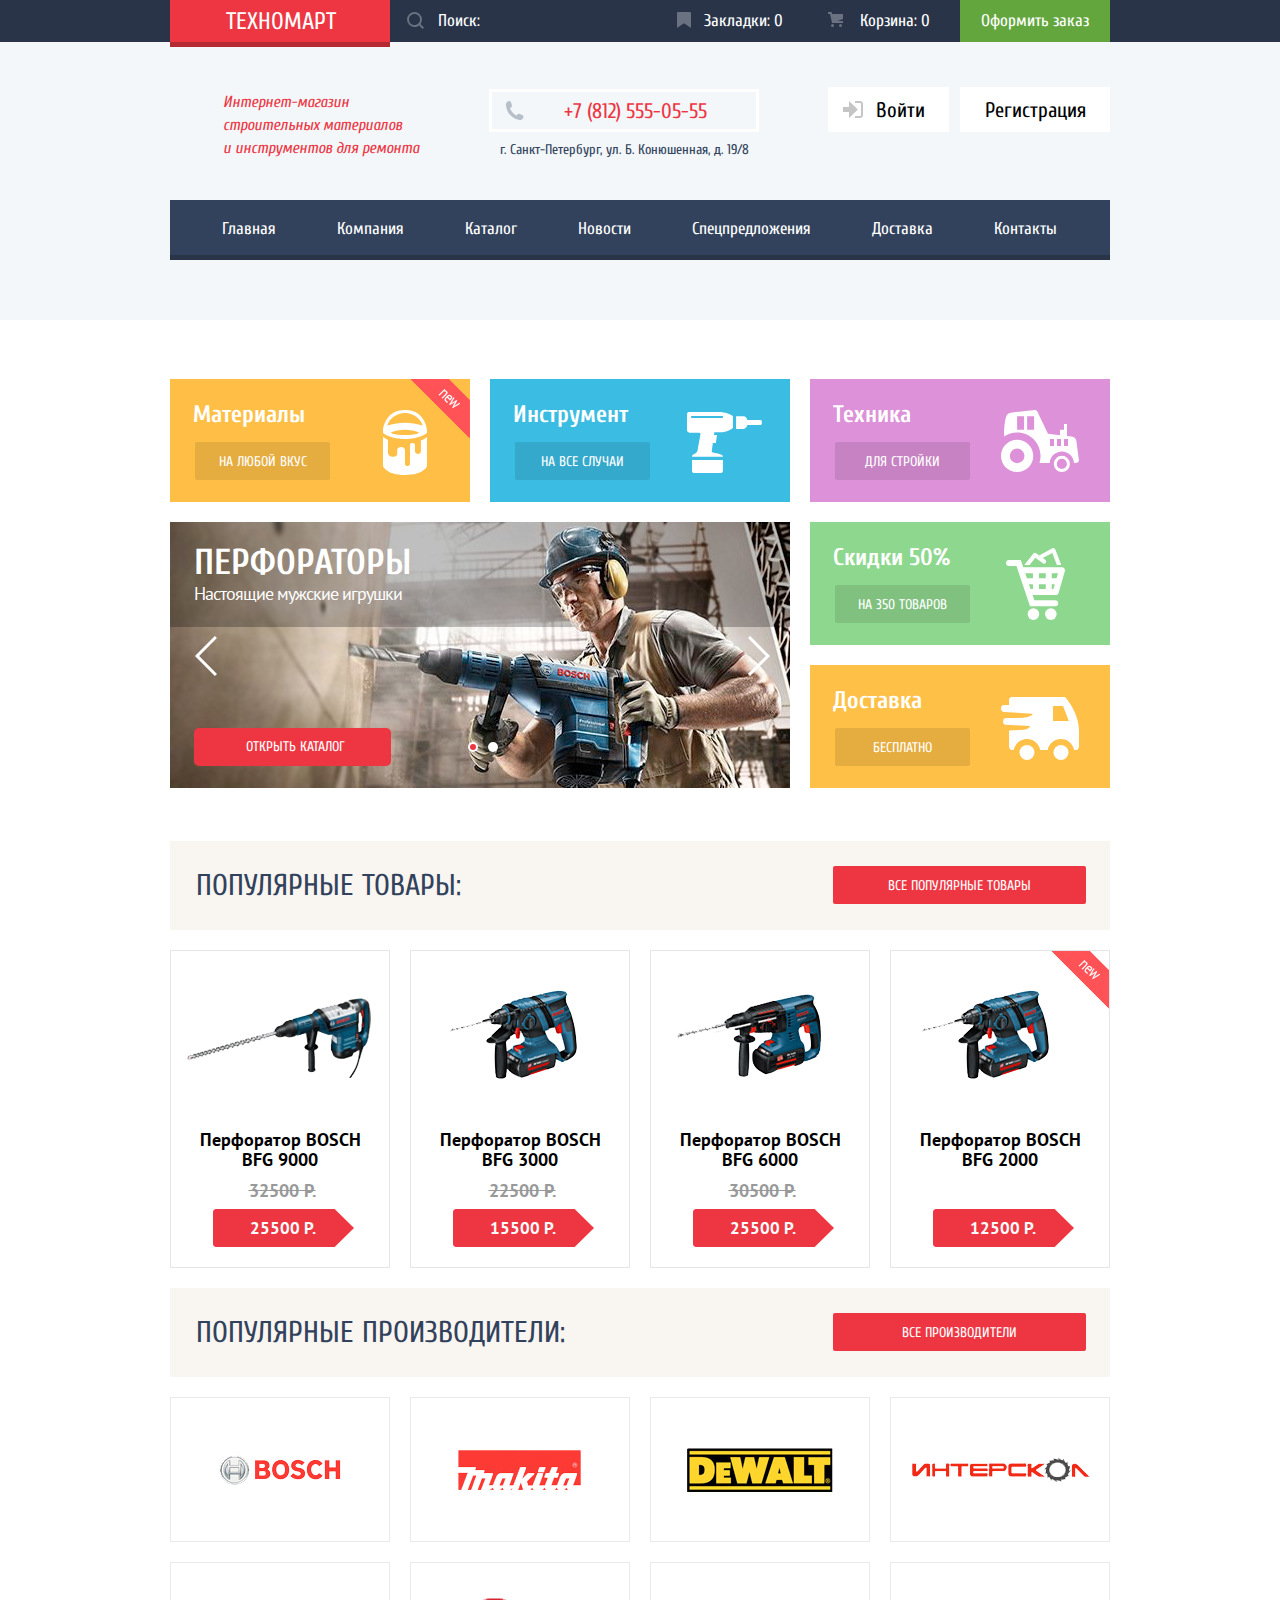
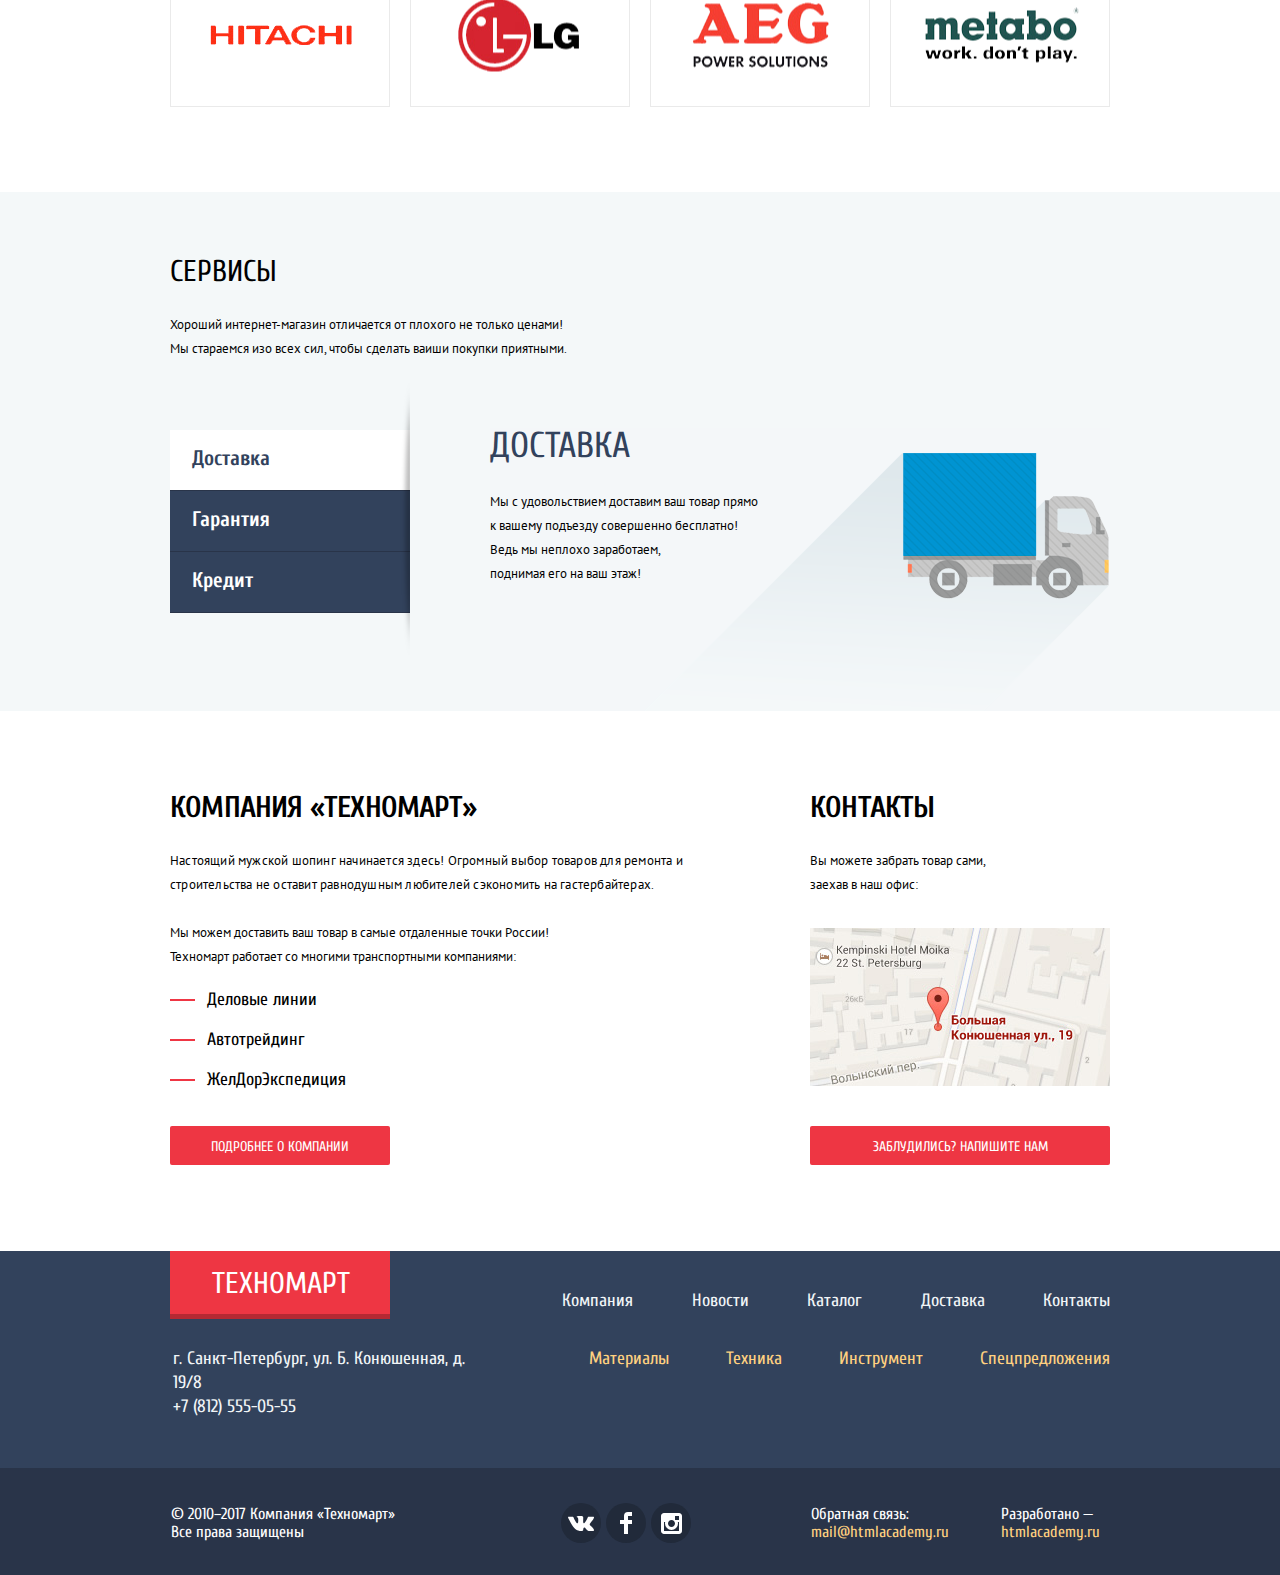
<file: index.html>
<!DOCTYPE html>
<html lang="ru">
<head>
  <meta charset="utf-8">
  <title>HTML Academy: Техномарт - Главная</title>
  <link href="https://fonts.googleapis.com/css?family=Cuprum:400,400i,700&amp;subset=cyrillic" rel="stylesheet">
  <link href="https://fonts.googleapis.com/css?family=PT+Sans:400,700&amp;subset=cyrillic" rel="stylesheet">
  <link href="css/normalize.css" rel="stylesheet">
  <link href="css/style.min.css" rel="stylesheet">
</head>
<body>
<header class="main-header">
  <nav class="header-navigation">
    <div class="container-header-nav">
      <div class="main-header-logo">
        <a href="#">Техномарт</a>
      </div>
      <div class="search-field">
        <input type="search" id="search" placeholder="Поиск:"/>
      </div>
      <ul class="buy-navigation">
        <li>
          <a href="#" class="book-mark">Закладки: 0</a>
        </li>
        <li>
          <a href="#" class="cart">Корзина: 0</a>
        </li>
        <li><a href="#" class="checkout">Оформить заказ</a></li>
      </ul>
    </div>
  </nav>
  <section class="main-info">
    <div class="container-main-info">
      <h1>Интернет-магазин строительных материалов<br>и инструментов для ремонта</h1>
      <div class="border-number">
        <p class="number">+7 (812) 555-05-55</p>
        <p class="address">г. Санкт-Петербург, ул. Б. Конюшенная, д. 19/8</p>
      </div>
      <ul class="user-navigation">
        <li>
          <a href="#" class="user-button">Войти</a>
        </li>
        <li>
          <a href="#" class="user-button">Регистрация</a>
        </li>
      </ul>
    </div>
  </section>
  <nav class="main-navigation">
    <div class="container-main-nav">
      <ul class="site-navigation">
        <li><a href="index.html">Главная</a></li>
        <li><a href="#">Компания</a></li>
        <li><a href="catalog.html">Каталог</a></li>
        <li><a href="#">Новости</a></li>
        <li><a href="#">Спецпредложения</a></li>
        <li><a href="#">Доставка</a></li>
        <li><a href="#">Контакты</a></li>
      </ul>
    </div>
  </nav>
</header>
<main class="container">
  <section class="index-menu-slider">
    <h3 class="visually-hidden">Список меню</h3>
    <div class="container-menu-list-1">
      <ul class="menu-list-1">
        <li class="menu-item">
          <h4 class="menu-name">Материалы</h4>
          <a href="#" class="button menu-button-open">На любой вкус</a>
          <div class="flag flag-new">Новинка</div>
        </li>
        <li class="menu-item">
          <h4 class="menu-name">Инструмент</h4>
          <a href="#" class="button menu-button-open">На все случаи</a>
        </li>
        <li class="menu-item">
          <h4 class="menu-name">Техника</h4>
          <a href="#" class="button menu-button-open">Для стройки</a>
        </li>
      </ul>
    </div>
    <div class="container-menu-list-2">
      <div class="slider-and-menu">
        <section class="slider">
          <h3 class="visually-hidden">Слайды</h3>
          <div class="slider-container">
            <input class="visually-hidden" type="radio" id="slider-1" name="toggle" checked>
            <input class="visually-hidden" type="radio" id="slider-2" name="toggle">
            <div class="slider-controls">
              <label class="slider-controls-item slider-controls-item--1" for="slider-1">Первый</label>
              <label class="slider-controls-item slider-controls-item--2" for="slider-2">Второй</label>
            </div>
            <ul class="slider-list">
              <li class="slider-item">
                <h4>Перфораторы</h4>
                <p>Настоящие мужские игрушки</p>
                <a href="catalog.html" class="button slider-item-button">Открыть каталог</a>
              </li>
              <li class="slider-item">
                <h4>Дрели</h4>
                <p>Соседям на радость!</p>
                <a href="catalog.html" class="button slider-item-button">Открыть каталог</a>
              </li>
            </ul>
          </div>
        </section>
        <ul class="menu-list-2">
          <li class="menu-item">
            <h4 class="menu-name">Скидки 50%</h4>
            <a href="#" class="button menu-button-open">На 350 товаров</a>
          </li>
          <li class="menu-item">
            <h4 class="menu-name">Доставка</h4>
            <a href="#" class="button menu-button-open">Бесплатно</a>
          </li>
        </ul>
      </div>
    </div>
  </section>
  <article class="popular">
    <div class="container-popular">
      <header class="header-article">
        <h2>Популярные товары:</h2>
        <a href="#" class="button button-open">Все популярные товары</a>
      </header>
      <ul class="catalog-list-index">

        <li class="catalog-item">
          <div class="actions">
            <a href="#" class="buy">Купить</a>
            <a href="#" class="bookmark">В закладки</a>
          </div>
          <div class="image">
            <img src="img/bosch_bfg_9000.png" width="218" height="160" alt="BOSCH BFG 9000">
          </div>
          <div class="title">Перфоратор BOSCH BFG 9000</div>
          <div class="discount">32500 Р.</div>
          <div class="price">25500 Р.</div>
        </li>

        <li class="catalog-item">
          <div class="actions">
            <a href="#" class="buy">Купить</a>
            <a href="#" class="bookmark">В закладки</a>
          </div>
          <div class="image">
            <img src="img/bosch_bfg_3000.png" width="218" height="160" alt="BOSCH BFG 3000">
          </div>
          <div class="title">Перфоратор BOSCH BFG 3000</div>
          <div class="discount">22500 Р.</div>
          <div class="price">15500 Р.</div>
        </li>

        <li class="catalog-item">
          <div class="actions">
            <a href="#" class="buy">Купить</a>
            <a href="#" class="bookmark">В закладки</a>
          </div>
          <div class="image">
            <img src="img/bosch_bfg_6000.png" width="218" height="160" alt="BOSCH BFG 6000">
          </div>
          <div class="title">Перфоратор BOSCH BFG 6000</div>
          <div class="discount">30500 Р.</div>
          <div class="price">25500 Р.</div>
        </li>

        <li class="catalog-item">
          <div class="flag flag-new">Новинка</div>
          <div class="actions">
            <a href="#" class="buy">Купить</a>
            <a href="#" class="bookmark">В закладки</a>
          </div>
          <div class="image">
            <img src="img/bosch_bfg_2000.png" width="218" height="160" alt="BOSCH BFG 2000">
          </div>
          <div class="title">Перфоратор BOSCH BFG 2000</div>
          <div class="discount"></div>
          <div class="price">12500 Р.</div>
        </li>

      </ul>

    </div>
  </article>
  <article class="brand">
    <div class="container-brand">
      <header class="header-article">
        <h2>Популярные производители:</h2>
        <a href="#" class="button button-open">Все производители</a>
      </header>
      <ul class="brand-list">
        <li class="brand-item">
          <a href="catalog.html/bosch">
            <img src="img/bosch.png" width="218" height="32" alt="BOSCH">
          </a>
        </li>
        <li class="brand-item">
          <a href="catalog.html/makita">
            <img src="img/makita.png" width="218" height="40" alt="Makita">
          </a>
        </li>
        <li class="brand-item">
          <a href="catalog.html/dewalt">
            <img src="img/dewalt.png" width="218" height="44" alt="DeWALT">
          </a>
        </li>
        <li class="brand-item">
          <a href="catalog.html/interskol">
            <img src="img/interskol.png" width="218" height="30" alt="ИНТЕРСКОЛ">
          </a>
        </li>
        <li class="brand-item">
          <a href="catalog.html/hitachi">
            <img src="img/hitachi.png" width="218" height="20" alt="HITACHI">
          </a>
        </li>
        <li class="brand-item">
          <a href="catalog.html/lg">
            <img src="img/lg.png" width="218" height="73" alt="LG">
          </a>
        </li>
        <li class="brand-item">
          <a href="catalog.html/aeg">
            <img src="img/aeg.png" width="218" height="65" alt="AEG">
          </a>
        </li>
        <li class="brand-item">
          <a href="catalog.html/metabo">
            <img src="img/metabo.png" width="218" height="55" alt="metabo">
          </a>
        </li>
      </ul>
    </div>
  </article>
</main>
<section class="service">
  <div class="container-service">
    <h3>СЕРВИСЫ</h3>
    <p>Хороший интернет-магазин отличается от плохого не только ценами! Мы стараемся изо всех
      сил, чтобы сделать ваиши покупки приятными.</p>
    <div class="service-slider">
      <ul class="service-navigation">
        <li><a href="#" class="service-checked">Доставка</a></li>
        <li><a href="#">Гарантия</a></li>
        <li><a href="#">Кредит</a></li>
      </ul>
      <ul class="service-list">
        <li class="service-item">
          <h3>Доставка</h3>
          <p>Мы с удовольствием доставим ваш товар прямо<br>
            к вашему подъезду совершенно бесплатно!
            Ведь мы неплохо заработаем,<br>
            поднимая его на ваш этаж!
          </p>
        </li>
        <li class="visually-hidden"> <!-- меняем class на "service-item" -->
          <h3>Гарантия</h3>
          <p style="width: 375px">Если купленный у нас товар поломается или заискрит,<br>
            а также в случае пожара, спровоцированного его возгоранием,
            вы всегда можете быть уверены в нашей гарантии. Мы обменяем
            сгоревший товар на новый.<br>
            Дом уж восстановите как-нибудь сами.
          </p>
        </li>
        <li class="visually-hidden"> <!-- меняем class на "service-item" -->
          <h3>Кредит</h3>
          <p style="width: 280px">Залезть в долгосрочную яму стало проще!<br>
            Кредитные консультанты придут вам на помощь.
            <a href="#" class="button button-open">Отправить заявку</a>
          </p>
        </li>
      </ul>
    </div>
  </div>
</section>
<section class="info">
  <div class="container-info">
    <!--<h3 class="visually-hidden">О компании</h3>-->
    <section class="company">
      <h3>Компания «Техномарт»</h3>
      <p class="first-info">
        Настоящий мужской шопинг начинается здесь! Огромный выбор товаров для ремонта и
        строительства не оставит равнодушным любителей сэкономить на гастербайтерах.
      </p>
      <p class="second-info">
        Мы можем доставить ваш товар в самые отдаленные точки России!
        Техномарт работает со многими транспортными компаниями:
      </p>
      <ul class="delivery-company">
        <li>Деловые линии</li>
        <li>Автотрейдинг</li>
        <li>ЖелДорЭкспедиция</li>
      </ul>
      <a href="#" class="button button-open">Подробнее о компании</a>
    </section>
    <section class="contacts">
      <h3>Контакты</h3>
      <p class="contacts-text">
        Вы можете забрать товар сами,
        заехав в наш офис:
      </p>
      <a href="#map" title="Сервис карт" class="map">
        <img src="img/small-map.jpg" width="300" height="158" alt="Местоположение">
      </a>
      <a href="#write-us" class="button button-open">Заблудились? Напишите нам</a>
    </section>
  </div>
</section>
<footer class="main-footer">
  <div class="top-footer">
    <div class="container-top-first">
      <div class="main-header-logo">
        <a href="#">Техномарт</a>
      </div>
      <ul class="footer-navigation-first">
        <li><a href="#">Компания</a></li>
        <li><a href="#">Новости</a></li>
        <li><a href="catalog.html">Каталог</a></li>
        <li><a href="#">Доставка</a></li>
        <li><a href="#">Контакты</a></li>
      </ul>
    </div>
    <div class="container-top-second">
      <p class="footer-contacts">
        г. Санкт-Петербург, ул. Б. Конюшенная, д. 19/8<br>
        +7 (812) 555-05-55
      </p>
      <ul class="footer-navigation-second">
        <li><a href="#">Материалы</a></li>
        <li><a href="#">Техника</a></li>
        <li><a href="#">Инструмент</a></li>
        <li><a href="#">Спецпредложения</a></li>
      </ul>
    </div>
  </div>
  <div class="bottom-footer">
    <div class="container-bottom-footer">
      <div class="footer-copyright">
        © 2010–2017 Компания «Техномарт»<br>
        Все права защищены
      </div>
      <div class="footer-social">
        <ul>
          <li>
            <a href="#" class="social-button">
              <span class="visually-hidden">Вконтакте</span>
              <svg xmlns="http://www.w3.org/2000/svg" width="26" height="15" viewBox="0 0 26 15">
                <path fill="#FFF"
                      d="M16.138 11.51c.956-.309 2.18 2.04 3.483 2.939.978.681 1.727.534 1.727.534l3.473-.05s1.815-.112.957-1.554c-.071-.12-.503-1.069-2.585-3.022-2.177-2.043-1.882-1.712.739-5.244 1.597-2.153 2.236-3.468 2.036-4.028-.192-.539-1.365-.399-1.365-.399L20.69.713c-.381.001-.704.119-.851.515-.003.004-.621 1.666-1.445 3.079-1.741 2.989-2.436 3.148-2.724 2.961-.661-.433-.494-1.737-.494-2.664 0-2.897.432-4.105-.846-4.417-.427-.104-.739-.172-1.828-.182-1.392-.021-2.574 0-3.244.329-.445.223-.786.712-.579.74.26.035.843.16 1.155.586.401.552.389 1.789.389 1.789s.229 3.411-.54 3.834c-.528.29-1.25-.302-2.803-3.016-.793-1.388-1.392-2.922-1.392-2.922s-.116-.285-.326-.441c-.25-.185-.6-.244-.6-.244L.848.684S.29.7.085.946c-.182.218-.015.668-.015.668s2.909 6.881 6.203 10.347c3.02 3.182 6.452 2.971 6.452 2.971h1.555s.469-.054.709-.312c.224-.24.214-.691.214-.691s-.031-2.109.935-2.419z"/>
              </svg>
            </a>
          </li>
          <li>
            <a href="#" class="social-button">
              <span class="visually-hidden">Фейсбук</span>
              <svg xmlns="http://www.w3.org/2000/svg" width="12" height="22" viewBox="0 0 12 22">
                <path fill="#FFF" d="M12 4V0H8a4 4 0 0 0-4 4v4H0v4h4v10h4V12h4V8H8V4h4z"/>
              </svg>
            </a>
          </li>
          <li>
            <a href="#" class="social-button">
              <span class="visually-hidden">Инстаграм</span>
              <svg xmlns="http://www.w3.org/2000/svg" width="21" height="21" viewBox="0 0 21 21">
                <path fill="#FFF"
                      d="M18 0H3C1.35 0 0 1.35 0 3v15c0 1.65 1.35 3 3 3h15c1.65 0 3-1.35 3-3V3c0-1.65-1.35-3-3-3zm-7.5 7c1.93 0 3.5 1.57 3.5 3.5S12.43 14 10.5 14 7 12.43 7 10.5 8.57 7 10.5 7zM18 18H3V9h1.181A6.504 6.504 0 0 0 4 10.5a6.5 6.5 0 1 0 13 0 6.45 6.45 0 0 0-.181-1.5H18v9zm0-11h-4V3h4v4z"/>
              </svg>
            </a>
          </li>
        </ul>
      </div>
      <div class="feedback-dev">
        <p class="footer-feedback">
          Обратная связь:
          <a href="#">mail@htmlacademy.ru</a>
        </p>
        <p class="footer-developed">
          Разработано —
          <a href="https://htmlacademy.ru/intensive/htmlcss"><span>htmlacademy.ru</span></a>
        </p>
      </div>
    </div>
  </div>
</footer>
<section class="modal modal-write-us" id="write-us">
  <div class="container-write-us">
    <h2 class="visually-hidden">Напишите нам</h2>
    <form class="write-us" method="post" action="https://echo.htmlacademy.ru">
      <div class="container-modal-user">
        <p class="text-write-us modal-name">
          <label for="user-name-surname">Ваше имя:</label>
          <input type="text" id="user-name-surname" name="namesurname" placeholder="Имя Фамилия">
        </p>
        <p class="text-write-us modal-email">
          <label for="user-email">Ваш e-mail:</label>
          <input type="text" id="user-email" name="email" placeholder="email@example.com">
        </p>
      </div>
      <p class="text-write-us modal-letter">
        <label for="text-letter">Текст письма:</label>
        <textarea id="text-letter" name="text-of-letter" placeholder="В свободной форме"></textarea>
      </p>
      <div class="send-letter">
        <button type="submit" class="button write-us-button">Отправить</button>
      </div>
    </form>
    <button class="modal-close">X</button>
  </div>
</section>
<section class="modal modal-map" id="map">
  <div class="container-map">
    <h2 class="visually-hidden">Карта</h2>
    <img src="img/map.jpg" height="446" width="940" alt="Наше местоположение">
    <button class="modal-close">X</button>
  </div>
</section>
</body>
</html>
</file>
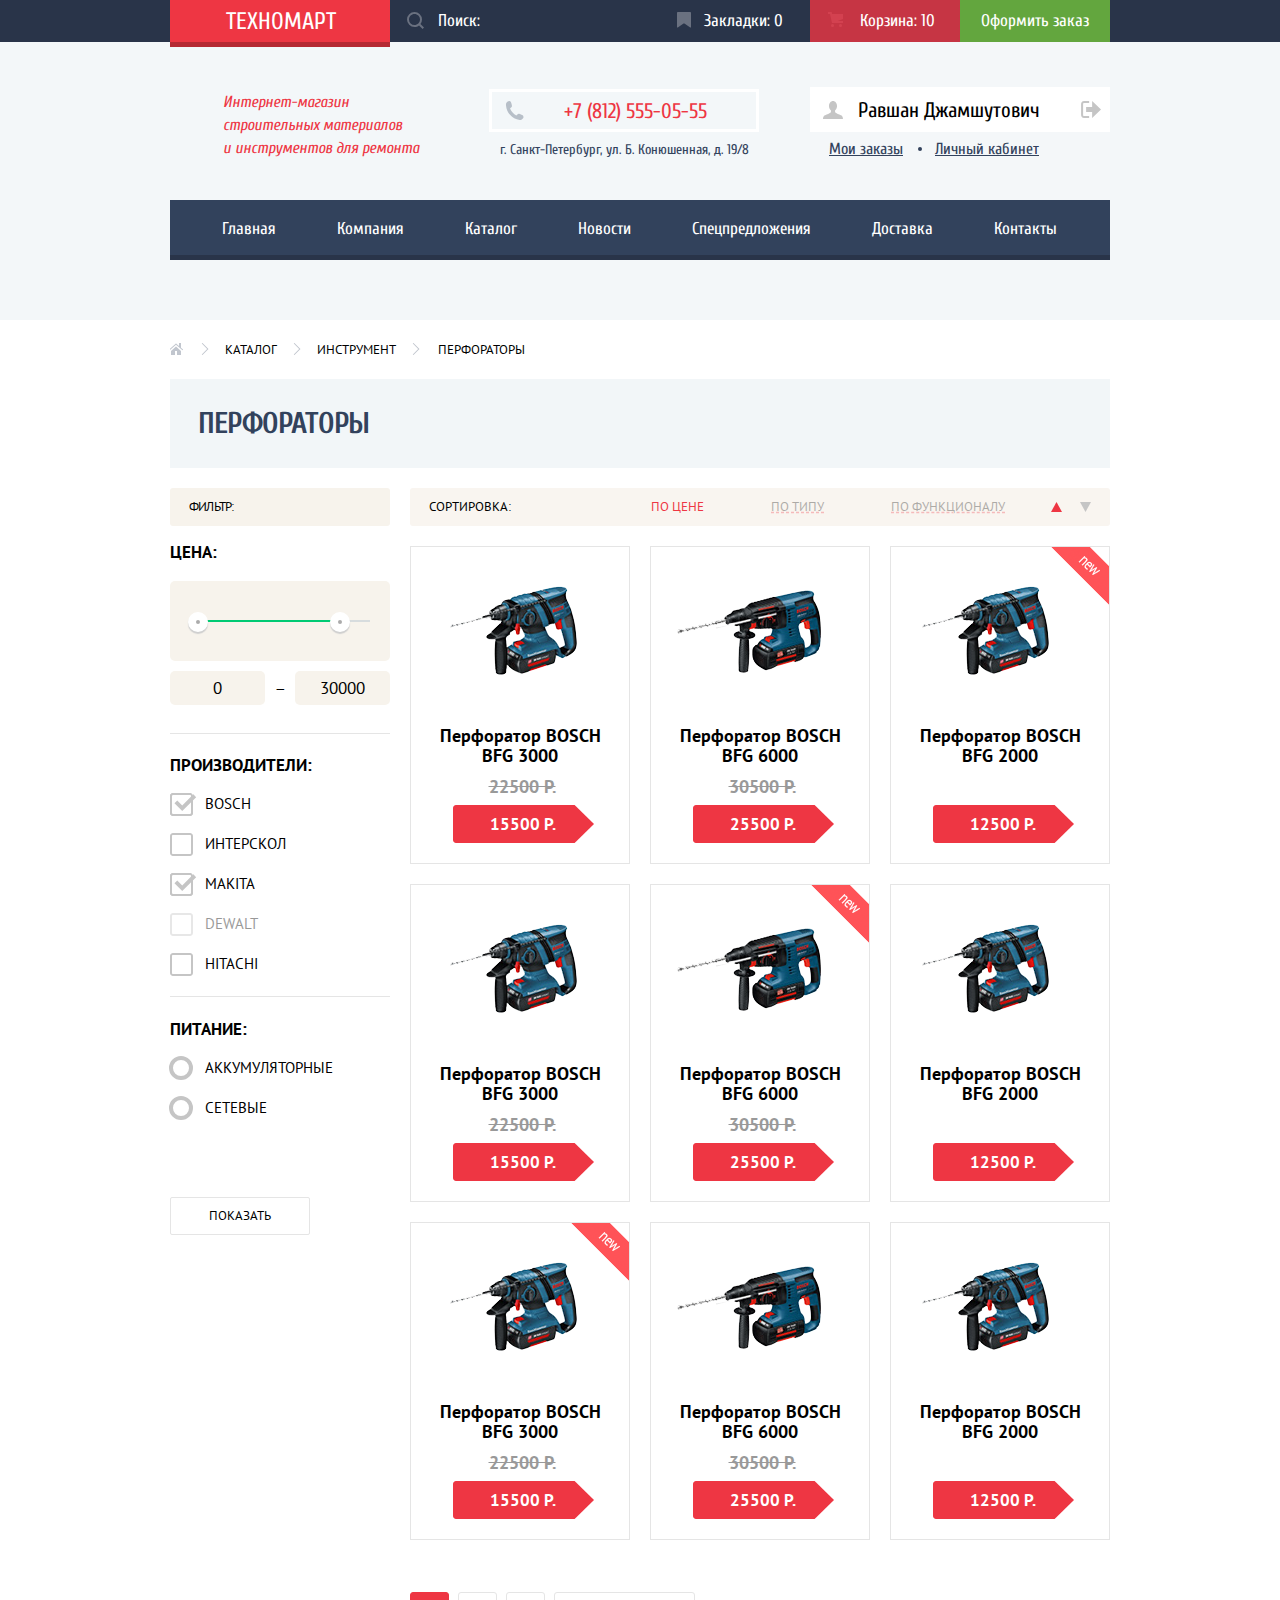
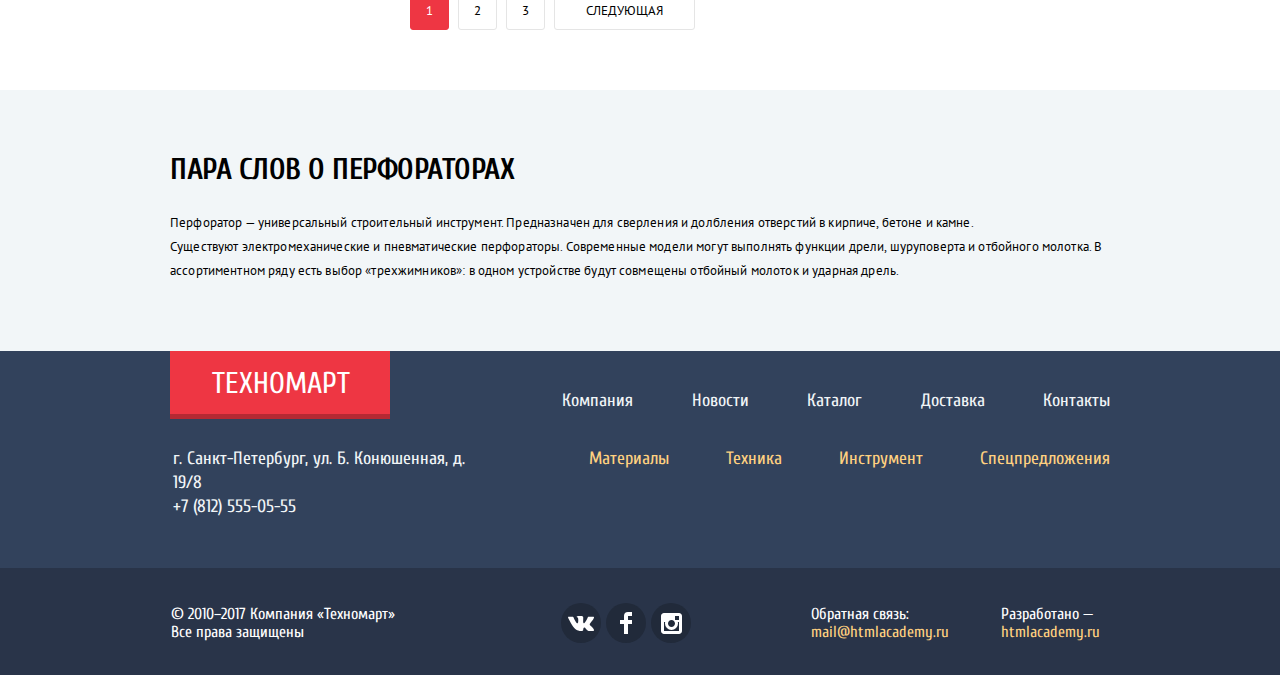
<file: catalog.html>
<!DOCTYPE html>
<html lang="ru">
<head>
  <meta charset="utf-8">
  <title>HTML Academy: Техномарт - Каталог</title>
  <link href="https://fonts.googleapis.com/css?family=Cuprum:400,400i,700&amp;subset=cyrillic" rel="stylesheet">
  <link href="https://fonts.googleapis.com/css?family=PT+Sans:400,700&amp;subset=cyrillic" rel="stylesheet">
  <link href="css/normalize.css" rel="stylesheet">
  <link href="css/style.min.css" rel="stylesheet">
</head>
<body>
<header class="main-header">
  <nav class="header-navigation">
    <div class="container-header-nav">
      <div class="main-header-logo">
        <a href="index.html">Техномарт</a>
      </div>
      <div class="search-field">
        <input type="search" id="search" placeholder="Поиск:"/>
      </div>
      <ul class="buy-navigation">
        <li>
          <a href="#" class="book-mark">Закладки: 0</a>
        </li>
        <li>
          <a href="#" class="cart cart-full">Корзина: 10</a>
        </li>
        <li><a href="#" class="checkout">Оформить заказ</a></li>
      </ul>
    </div>
  </nav>
  <section class="main-info">
    <div class="container-main-info">
      <h1>Интернет-магазин строительных материалов<br>и инструментов для ремонта</h1>
      <div class="border-number">
        <p class="number">+7 (812) 555-05-55</p>
        <p class="address">г. Санкт-Петербург, ул. Б. Конюшенная, д. 19/8</p>
      </div>
      <div class="container-login">
        <ul class="user-login">
          <li>
            <a href="profile.html" class="user-button">Равшан Джамшутович</a>
          </li>
          <li>
            <a href="logout.html" class="user-button"></a>
          </li>
        </ul>
        <ul class="user-login-navigation">
          <li class="orders"><a href="#">Мои заказы</a></li>
          <li class="personal-account"><a href="profile.html">Личный кабинет</a></li>
        </ul>
      </div>
    </div>
  </section>
  <nav class="main-navigation">
    <div class="container-main-nav">
      <ul class="site-navigation">
        <li><a href="index.html">Главная</a></li>
        <li><a href="#">Компания</a></li>
        <li><a href="catalog.html">Каталог</a></li>
        <li><a href="#">Новости</a></li>
        <li><a href="#">Спецпредложения</a></li>
        <li><a href="#">Доставка</a></li>
        <li><a href="#">Контакты</a></li>
      </ul>
    </div>
  </nav>
</header>
<main class="container">
  <div class="container-bread">
  <nav class="nav-path">
    <ul class="breadcrumbs">
      <li>
        <a href="index.html"></a>
      </li>
      <li>
        <a href="catalog.html">Каталог</a>
      </li>
      <li>
        <a href="#">Инструмент</a>
      </li>
      <li class="breadcrumbs-current">
        <a href="#">Перфораторы</a>
      </li>
    </ul>
  </nav>
  <h3 class="catalog-main-line">ПЕРФОРАТОРЫ</h3>
  </div>
  <div class="filter-catalog">
    <section class="filters">
      <div class="header-filter">Фильтр:</div>
      <form class="filter" method="get" action="https://echo.htmlacademy.ru">
        <fieldset class="filter-item line">
          <legend>Цена:</legend>
          <div class="range-filter">
            <div class="range-controls">
              <div class="scale">
                <div class="bar"></div>
              </div>
              <div class="toggle toggle-min"></div>
              <div class="toggle toggle-max"></div>
            </div>
            <div class="price-controls">
              <label class="min-price"><input name="min-price" type="text" value="0"></label>
              <label class="max-price"><input name="max-price" type="text" value="30000"></label>
            </div>
          </div>
        </fieldset>
        <fieldset class="filter-item line" style="padding-bottom: 16px; margin-bottom: 17px">
          <legend>Производители:</legend>
          <ul>
            <li class="filter-option">
              <input class=" filter-input filter-input-checkbox" type="checkbox" name="bosch"
                     id="filter-bosch" checked>
              <label for="filter-bosch">BOSCH</label>
            </li>
            <li class="filter-option">
              <input class=" filter-input filter-input-checkbox" type="checkbox" name="interskol"
                     id="filter-interskol">
              <label for="filter-interskol">ИНТЕРСКОЛ</label>
            </li>
            <li class="filter-option">
              <input class=" filter-input filter-input-checkbox" type="checkbox" name="makita"
                     id="filter-makita" checked>
              <label for="filter-makita">MAKITA</label>
            </li>
            <li class="filter-option">
              <input class=" filter-input filter-input-checkbox" type="checkbox" name="dewalt"
                     id="filter-dewalt" disabled>
              <label for="filter-dewalt">DEWALT</label>
            </li>
            <li class="filter-option">
              <input class=" filter-input filter-input-checkbox" type="checkbox" name="hitachi"
                     id="filter-hitachi">
              <label for="filter-hitachi">HITACHI</label>
            </li>
          </ul>
        </fieldset>
        <fieldset class="filter-item">
          <legend>Питание:</legend>
          <ul>
            <li class="filter-option">
              <input class=" filter-input filter-input-radio" type="radio" name="power"
                     value="power-battery" id="filter-power-battery">
              <label for="filter-power-battery">Аккумуляторные</label>
              <input class=" filter-input filter-input-radio" type="radio" name="power"
                     value="power-mains" id="filter-power-mains">
              <label for="filter-power-mains">Сетевые</label>
            </li>
          </ul>
        </fieldset>
        <button type="submit" class="button filter-button">Показать</button>
      </form>
    </section>
    <section class="catalog-content">
      <h3 class="visually-hidden">Каталог</h3>
      <section class="sort">
        <h3 class="sidebar-filter-title-text">Сортировка:</h3>
        <ul class="type-sort">
          <li class="checked"><a href="#">ПО ЦЕНЕ</a></li>
          <li><a href="#">ПО ТИПУ</a></li>
          <li><a href="#">ПО ФУНКЦИОНАЛУ</a></li>
        </ul>
        <div class="dir-switch">
          <a href="#" class="checked">
            <svg xmlns="http://www.w3.org/2000/svg" width="11" height="10" viewBox="0 0 11 10">
              <path fill="#c5c5c5" d="M5.5 0L0 10h11z"/>
            </svg>
          </a>
          <a href="#">
            <svg xmlns="http://www.w3.org/2000/svg" width="11" height="10" viewBox="0 0 11 10">
              <path fill="#c5c5c5" d="M5.5 10L0 0h11"/>
            </svg>
          </a>
        </div>
      </section>
      <section class="catalog">
        <h3 class="visually-hidden">Каталог</h3>
        <ul class="catalog-list-catalog">

          <li class="catalog-item">
            <div class="actions">
              <a href="#" class="buy">Купить</a>
              <a href="#" class="bookmark">В закладки</a>
            </div>
            <div class="image">
              <img src="img/bosch_bfg_3000.png" width="218" height="160" alt="BOSCH BFG 3000">
            </div>
            <div class="title">Перфоратор BOSCH BFG 3000</div>
            <div class="discount">22500 Р.</div>
            <div class="price">15500 Р.</div>
          </li>

          <li class="catalog-item">
            <div class="actions">
              <a href="#" class="buy">Купить</a>
              <a href="#" class="bookmark">В закладки</a>
            </div>
            <div class="image">
              <img src="img/bosch_bfg_6000.png" width="218" height="160" alt="BOSCH BFG 6000">
            </div>
            <div class="title">Перфоратор BOSCH BFG 6000</div>
            <div class="discount">30500 Р.</div>
            <div class="price">25500 Р.</div>
          </li>

          <li class="catalog-item">
            <div class="flag flag-new">Новинка</div>
            <div class="actions">
              <a href="#" class="buy">Купить</a>
              <a href="#" class="bookmark">В закладки</a>
            </div>
            <div class="image">
              <img src="img/bosch_bfg_2000.png" width="218" height="160" alt="BOSCH BFG 2000">
            </div>
            <div class="title">Перфоратор BOSCH BFG 2000</div>
            <div class="discount"></div>
            <div class="price">12500 Р.</div>
          </li>

          <li class="catalog-item">
            <div class="actions">
              <a href="#" class="buy">Купить</a>
              <a href="#" class="bookmark">В закладки</a>
            </div>
            <div class="image">
              <img src="img/bosch_bfg_3000.png" width="218" height="160" alt="BOSCH BFG 3000">
            </div>
            <div class="title">Перфоратор BOSCH BFG 3000</div>
            <div class="discount">22500 Р.</div>
            <div class="price">15500 Р.</div>
          </li>

          <li class="catalog-item">
            <div class="flag flag-new">Новинка</div>
            <div class="actions">
              <a href="#" class="buy">Купить</a>
              <a href="#" class="bookmark">В закладки</a>
            </div>
            <div class="image">
              <img src="img/bosch_bfg_6000.png" width="218" height="160" alt="BOSCH BFG 6000">
            </div>
            <div class="title">Перфоратор BOSCH BFG 6000</div>
            <div class="discount">30500 Р.</div>
            <div class="price">25500 Р.</div>
          </li>

          <li class="catalog-item">
            <div class="actions">
              <a href="#" class="buy">Купить</a>
              <a href="#" class="bookmark">В закладки</a>
            </div>
            <div class="image">
              <img src="img/bosch_bfg_2000.png" width="218" height="160" alt="BOSCH BFG 2000">
            </div>
            <div class="title">Перфоратор BOSCH BFG 2000</div>
            <div class="discount"></div>
            <div class="price">12500 Р.</div>
          </li>

          <li class="catalog-item">
            <div class="flag flag-new">Новинка</div>
            <div class="actions">
              <a href="#" class="buy">Купить</a>
              <a href="#" class="bookmark">В закладки</a>
            </div>
            <div class="image">
              <img src="img/bosch_bfg_3000.png" width="218" height="160" alt="BOSCH BFG 3000">
            </div>
            <div class="title">Перфоратор BOSCH BFG 3000</div>
            <div class="discount">22500 Р.</div>
            <div class="price">15500 Р.</div>
          </li>

          <li class="catalog-item">
            <div class="actions">
              <a href="#" class="buy">Купить</a>
              <a href="#" class="bookmark">В закладки</a>
            </div>
            <div class="image">
              <img src="img/bosch_bfg_6000.png" width="218" height="160" alt="BOSCH BFG 6000">
            </div>
            <div class="title">Перфоратор BOSCH BFG 6000</div>
            <div class="discount">30500 Р.</div>
            <div class="price">25500 Р.</div>
          </li>

          <li class="catalog-item">
            <div class="actions">
              <a href="#" class="buy">Купить</a>
              <a href="#" class="bookmark">В закладки</a>
            </div>
            <div class="image">
              <img src="img/bosch_bfg_2000.png" width="218" height="160" alt="BOSCH BFG 2000">
            </div>
            <div class="title">Перфоратор BOSCH BFG 2000</div>
            <div class="discount"></div>
            <div class="price">12500 Р.</div>
          </li>

        </ul>
      </section>
      <ul class="pagination-list">
        <li class="pagination-item pagination-item-current"><a href="#">1</a></li>
        <li class="pagination-item"><a href="#">2</a></li>
        <li class="pagination-item"><a href="#">3</a></li>
        <li class="pagination-item"><a href="#">Следующая</a></li>
      </ul>
    </section>
  </div>
</main>
<section class="info-products">
  <div class="container-info-prod">
    <h3>ПАРА СЛОВ О ПЕРФОРАТОРАХ</h3>
    <p>
      Перфоратор — универсальный строительный инструмент. Предназначен для сверления и долбления отверстий в кирпиче,
      бетоне и камне.<br>
      Существуют электромеханические и пневматические перфораторы. Современные модели могут выполнять функции дрели,
      шуруповерта и отбойного молотка. В ассортиментном ряду есть выбор «трехжимников»: в одном устройстве будут
      совмещены отбойный молоток и ударная
      дрель.
    </p>
  </div>
</section>
<footer class="main-footer">
  <div class="top-footer">
    <div class="container-top-first">
      <div class="main-header-logo">
        <a href="#">Техномарт</a>
      </div>
      <ul class="footer-navigation-first">
        <li><a href="#">Компания</a></li>
        <li><a href="#">Новости</a></li>
        <li><a href="catalog.html">Каталог</a></li>
        <li><a href="#">Доставка</a></li>
        <li><a href="#">Контакты</a></li>
      </ul>
    </div>
    <div class="container-top-second">
      <p class="footer-contacts">
        г. Санкт-Петербург, ул. Б. Конюшенная, д. 19/8<br>
        +7 (812) 555-05-55
      </p>
      <ul class="footer-navigation-second">
        <li><a href="#">Материалы</a></li>
        <li><a href="#">Техника</a></li>
        <li><a href="#">Инструмент</a></li>
        <li><a href="#">Спецпредложения</a></li>
      </ul>
    </div>
  </div>
  <div class="bottom-footer">
    <div class="container-bottom-footer">
      <div class="footer-copyright">
        © 2010–2017 Компания «Техномарт»<br>
        Все права защищены
      </div>
      <div class="footer-social">
        <ul>
          <li>
            <a href="#" class="social-button">
              <span class="visually-hidden">Вконтакте</span>
              <svg xmlns="http://www.w3.org/2000/svg" width="26" height="15" viewBox="0 0 26 15">
                <path fill="#FFF"
                      d="M16.138 11.51c.956-.309 2.18 2.04 3.483 2.939.978.681 1.727.534 1.727.534l3.473-.05s1.815-.112.957-1.554c-.071-.12-.503-1.069-2.585-3.022-2.177-2.043-1.882-1.712.739-5.244 1.597-2.153 2.236-3.468 2.036-4.028-.192-.539-1.365-.399-1.365-.399L20.69.713c-.381.001-.704.119-.851.515-.003.004-.621 1.666-1.445 3.079-1.741 2.989-2.436 3.148-2.724 2.961-.661-.433-.494-1.737-.494-2.664 0-2.897.432-4.105-.846-4.417-.427-.104-.739-.172-1.828-.182-1.392-.021-2.574 0-3.244.329-.445.223-.786.712-.579.74.26.035.843.16 1.155.586.401.552.389 1.789.389 1.789s.229 3.411-.54 3.834c-.528.29-1.25-.302-2.803-3.016-.793-1.388-1.392-2.922-1.392-2.922s-.116-.285-.326-.441c-.25-.185-.6-.244-.6-.244L.848.684S.29.7.085.946c-.182.218-.015.668-.015.668s2.909 6.881 6.203 10.347c3.02 3.182 6.452 2.971 6.452 2.971h1.555s.469-.054.709-.312c.224-.24.214-.691.214-.691s-.031-2.109.935-2.419z"/>
              </svg>
            </a>
          </li>
          <li>
            <a href="#" class="social-button">
              <span class="visually-hidden">Фейсбук</span>
              <svg xmlns="http://www.w3.org/2000/svg" width="12" height="22" viewBox="0 0 12 22">
                <path fill="#FFF" d="M12 4V0H8a4 4 0 0 0-4 4v4H0v4h4v10h4V12h4V8H8V4h4z"/>
              </svg>
            </a>
          </li>
          <li>
            <a href="#" class="social-button">
              <span class="visually-hidden">Инстаграм</span>
              <svg xmlns="http://www.w3.org/2000/svg" width="21" height="21" viewBox="0 0 21 21">
                <path fill="#FFF"
                      d="M18 0H3C1.35 0 0 1.35 0 3v15c0 1.65 1.35 3 3 3h15c1.65 0 3-1.35 3-3V3c0-1.65-1.35-3-3-3zm-7.5 7c1.93 0 3.5 1.57 3.5 3.5S12.43 14 10.5 14 7 12.43 7 10.5 8.57 7 10.5 7zM18 18H3V9h1.181A6.504 6.504 0 0 0 4 10.5a6.5 6.5 0 1 0 13 0 6.45 6.45 0 0 0-.181-1.5H18v9zm0-11h-4V3h4v4z"/>
              </svg>
            </a>
          </li>
        </ul>
      </div>
      <div class="feedback-dev">
        <p class="footer-feedback">
          Обратная связь:
          <a href="#">mail@htmlacademy.ru</a>
        </p>
        <p class="footer-developed">
          Разработано —
          <a href="https://htmlacademy.ru/intensive/htmlcss"><span>htmlacademy.ru</span></a>
        </p>
      </div>
    </div>
  </div>
</footer>
<section class="modal modal-cart" id="add-in-cart">
  <div class="container-add-cart">
    <h2 class="add-cart">Товар добавлен в корзину!</h2>
    <div class="container-modal-buttons">
      <div class="modal-buttons">
        <a href="#" class="button modal-button-open">Оформить заказ</a>
        <a href="#" class="button modal-button-open next">Продолжить покупки</a>
      </div>
    </div>
    <button class="modal-close">X</button>
  </div>
</section>
</body>
</html>
</file>
<file: css/style.min.css>
.book-mark,.cart{background-repeat:no-repeat;background-position-y:12px}.book-mark,.cart,body{background-repeat:no-repeat}.button,.header-article h2,.main-header-logo,.slider-item h4,.slider-item-button{text-transform:uppercase}.brand-item,.button{vertical-align:middle}body{min-width:960px;margin:0;padding:0;font-family:'PT Sans',Arial,sans-serif;font-size:13px;line-height:24px;font-weight:400;color:#000;background-color:#fff;background-position:top center}a{text-decoration:none}.button{font:inherit;text-align:center;color:#fff;background-color:#ee3643;border:none}.header-navigation,.main-info .number,.main-info h1,.main-info p,.user-login-navigation a{font-family:Cuprum,Arial,sans-serif}.button:hover{background-color:#ca2c37}.button:active,.button:focus{background-color:#ba2732}.visually-hidden{position:absolute;width:1px;height:1px;margin:-1px;border:0;padding:0;clip:rect(0 0 0 0);overflow:hidden}.header-navigation{max-height:42px;font-size:17px;line-height:18px;color:#fff;background-color:#293449}.main-header-logo{height:42px;width:220px;-webkit-box-sizing:border-box;box-sizing:border-box;background-color:#ee3643;-webkit-box-shadow:0 5px 0 0 rgba(181,41,51,1);box-shadow:0 5px 0 0 rgba(181,41,51,1);font-size:24px;line-height:24px}.buy-navigation li a,.main-header-logo a{color:#fff;-webkit-box-sizing:border-box}.main-header-logo a{display:block;padding:10px 56px;box-sizing:border-box}.buy-navigation,.user-login{display:-webkit-box;display:-ms-flexbox}.main-header-logo:focus,.main-header-logo:hover{background-color:#ca2c37;-webkit-box-shadow:0 5px 0 0 rgba(154,33,42,1);box-shadow:0 5px 0 0 rgba(154,33,42,1)}.search-field input[type=search]{background-image:url(../img/icon-search-1.svg);background-repeat:no-repeat;background-position-x:17px;background-position-y:12px;padding-top:0;padding-left:48px;height:42px;width:270px;font-size:17px;border:none;background-color:#293449;outline:0}.search-field input[type=search]::-webkit-input-placeholder{color:#fff}.search-field input[type=search]:-ms-input-placeholder{color:#fff}.search-field input[type=search]::-ms-input-placeholder{color:#fff}.search-field input[type=search]::placeholder{color:#fff}.search-field input:hover{background-color:#212a3a;background-image:url(../img/icon-search.svg)}.search-field input:active,.search-field input:focus{background-color:#fff;background-image:url(../img/icon-search-2.svg)}.buy-navigation,.site-navigation,.user-navigation{list-style:none}.buy-navigation{margin:0;padding:0;display:flex;-webkit-box-pack:end;-ms-flex-pack:end;justify-content:flex-end;width:450px}.buy-navigation li a{width:150px;display:block;padding-top:12px;padding-bottom:12px;padding-left:44px;box-sizing:border-box}.buy-navigation li:nth-child(2) a{padding-left:50px}.buy-navigation li:last-child a{padding-left:21px;background-color:#63a63e}.book-mark{background-image:url(../img/icon-bookmark-1.svg);background-position-x:17px}.cart{background-image:url(../img/icon-cart-1.svg);background-position-x:18px;z-index:1;position:relative}.book-mark:hover{background-image:url(../img/icon-bookmark.svg)}.cart:hover{background-image:url(../img/icon-cart.svg)}.cart-full:after{content:'';position:absolute;height:42px;width:150px;left:0;top:0;background:#ee3643;z-index:-1;opacity:.8}.border-number,.main-info h1{width:300px;-webkit-box-sizing:border-box}.main-info .number,.user-login li:nth-child(1) a{background-position:left center;background-position-x:13px}.buy-navigation a:hover{background-color:#212a3a}.buy-navigation .checkout:hover{background-color:#5fbb2d}.buy-navigation a:active,.buy-navigation a:focus{opacity:.6}.main-info{background-color:#f3f7f9}.main-info h1{padding-top:38px;padding-left:53px;padding-right:50px;box-sizing:border-box;font-style:italic;font-weight:400;font-size:16px;line-height:23px;color:#ee3643}.border-number{box-sizing:border-box;padding-top:26px;padding-left:19px}.main-info p{font-size:14px;line-height:24px;color:#32425c}.main-info .number{height:28px;width:192px;font-size:21px;line-height:21px;padding-top:9px;padding-left:72px;color:#ee3643;border:3px solid #fff;background-color:inherit;background-image:url(../img/icon-phone.svg);background-repeat:no-repeat}.main-info .address{margin-top:-15px;padding-left:11px}.main-navigation{height:120px;background-color:#f3f7f9}.container-main-nav{width:940px;margin:0 auto;padding:0 10px;-webkit-box-sizing:border-box;box-sizing:border-box;background-color:#32425c;-webkit-box-shadow:0 5px 0 0 rgba(41,52,73,1);box-shadow:0 5px 0 0 rgba(41,52,73,1)}.user-login{display:flex;width:300px;margin:0 auto -37px;padding:0;list-style:none}.user-login li:nth-child(1){width:260px}.user-login li:nth-child(2){width:40px}.user-login li:nth-child(1) a{padding-top:13px;padding-left:48px;background-image:url(../img/icon-user.svg);background-repeat:no-repeat}.user-login li:nth-child(2) a{padding-top:13px;padding-left:25px;background-image:url(../img/icon-logout.svg);background-position:right center;background-repeat:no-repeat;background-position-x:10px}.user-login li:nth-child(1) a:hover{color:#000;text-decoration:none;background-image:url(../img/icon-user-1.svg);background-position:left center;background-repeat:no-repeat;background-position-x:13px}.user-login li:nth-child(1) a:active,.user-login li:nth-child(1) a:focus{color:#cacaca;background-image:url(../img/icon-user.svg);background-position:left center;background-repeat:no-repeat;background-position-x:13px}.user-login li:nth-child(2) a:hover{background-image:url(../img/icon-logout-1.svg);background-position:right center;background-repeat:no-repeat;background-position-x:10px}.user-login li:nth-child(2) a:active,.user-login li:nth-child(2) a:focus{background-image:url(../img/icon-logout.svg);background-position:right center;background-repeat:no-repeat;background-position-x:10px}.user-navigation li:nth-child(1) a,.user-navigation li:nth-child(1) a:active,.user-navigation li:nth-child(1) a:focus,.user-navigation li:nth-child(1) a:hover{background-position:left center;background-repeat:no-repeat;background-position-x:15px}.user-login-navigation{display:-webkit-box;display:-ms-flexbox;display:flex;padding-left:19px;list-style:none}.user-login-navigation a{font-size:16px;line-height:18px;color:#32425c;text-decoration:underline}.button-open,.catalog-item .actions .bookmark,.catalog-item .actions .buy,.site-navigation li a,.slider-item-button{text-decoration:none;font-family:Cuprum,Arial,sans-serif}.orders{margin-right:32px}.user-login-navigation a:hover{color:#ee3643}.user-login-navigation a:active,.user-login-navigation a:focus{color:#cacfd5}.user-button,.user-navigation{display:-webkit-box;display:-ms-flexbox;color:#000}.personal-account{position:relative}.personal-account::before{content:'';position:absolute;top:10px;left:-17px;width:4px;height:4px;border-radius:50%;background-color:#32425c}.user-navigation{display:flex;-webkit-box-pack:justify;-ms-flex-pack:justify;justify-content:space-between;width:300px;margin:0 0 0 auto;padding:45px 0 0;list-style:none;font-family:Cuprum,Arial,sans-serif;font-size:21px;line-height:21px;background-color:#f4f7f9}.user-button{display:flex;-webkit-box-pack:left;-ms-flex-pack:left;justify-content:left;height:32px;background-color:#fff}.user-navigation li:nth-child(1){width:121px;margin-left:18px}.user-navigation li:nth-child(2){width:150px}.menu-item,.menu-list-2{width:300px}.user-navigation li:nth-child(1) a{padding-top:13px;padding-left:48px;background-image:url(../img/icon-login.svg)}.user-navigation li:nth-child(2) a{padding-top:13px;padding-left:25px}.user-button:hover{color:#ee3643}.user-navigation li:nth-child(1) a:hover{background-image:url(../img/icon-login-hover.svg)}.user-navigation li:nth-child(1) a:active,.user-navigation li:nth-child(1) a:focus{color:#b2b2b2;background-image:url(../img/icon-login.svg)}.user-navigation li:nth-child(2) a:active,.user-navigation li:nth-child(2) a:focus{color:#b2b2b2}.site-navigation{display:-webkit-box;display:-ms-flexbox;display:flex;-ms-flex-wrap:wrap;flex-wrap:wrap;-ms-flex-pack:distribute;justify-content:space-around;-webkit-box-align:center;-ms-flex-align:center;align-items:center;margin:0;padding:0 12px}.brand-list,.menu-list-1{-webkit-box-pack:justify}.site-navigation li a{display:block;font-size:17px;line-height:17px;color:#fff;-webkit-box-sizing:border-box;box-sizing:border-box;padding:20px 30px 18px 29px}.catalog-list-index,.menu-list-1{display:-webkit-box;display:-ms-flexbox}.menu-item,.slider-container{-webkit-box-sizing:border-box}.site-navigation a{color:#fff}.site-navigation a:hover{background-color:#293449}.site-navigation a:active,.site-navigation a:focus{opacity:.5;background-color:#1d2739}.menu-list-1{display:flex;-ms-flex-pack:justify;justify-content:space-between}.menu-item{position:relative;display:inline-block;height:123px;border:none;box-sizing:border-box;padding-top:21px;padding-left:23px}.menu-item .flag{position:absolute;top:0;right:0;width:60px;height:60px;text-indent:-1000px;overflow:hidden;z-index:20}.menu-item .flag-new{background:url(../img/new_flag.png) no-repeat}.menu-list-1 li:nth-child(1){background-color:#ffbf47;background-image:url(../img/icon-1.svg);background-repeat:no-repeat;background-position-x:213px;background-position-y:31px}.menu-list-1 li:nth-child(2){background-color:#3bbce3;background-image:url(../img/icon-2.svg);background-repeat:no-repeat;background-position-x:197px;background-position-y:33px}.menu-list-1 li:nth-child(3){background-color:#dc91d8;background-image:url(../img/icon-3.svg);background-repeat:no-repeat;background-position-x:191px;background-position-y:31px}.menu-list-2 li:nth-child(1){margin-bottom:20px;background-color:#8ed78f;background-image:url(../img/icon-4.svg);background-position:right center;background-repeat:no-repeat;background-position-x:196px}.menu-list-2 li:nth-child(2){background-color:#ffc047;background-image:url(../img/icon-5.svg);background-repeat:no-repeat;background-position-x:191px;background-position-y:32px}.menu-list-1,.menu-list-2{margin:0;padding:0;list-style:none;background:#fff}.menu-name{font-family:Cuprum,Arial,sans-serif;font-size:24px;line-height:30px;color:#fff;margin-right:0;margin-bottom:12px;margin-top:0}.menu-button-open{display:block;width:135px;height:16px;margin-left:2px;padding:11px 0;position:relative;z-index:1;font-family:Cuprum,Arial,sans-serif;font-size:14px;line-height:18px;background-color:#e5e5e5;color:#fff;border-radius:2px;border:none}.menu-list-1 li:nth-child(1) a{background-color:#e5ac40}.menu-list-1 li:nth-child(2) a{background-color:#35a9cc}.menu-list-1 li:nth-child(3) a{background-color:#c682c2}.menu-list-2 li:nth-child(1) a{background-color:#80c180}.menu-list-2 li:nth-child(2) a{background-color:#e5ac40}.menu-list-1 li a:hover,.menu-list-2 li a:hover{background-color:#ccc}.menu-list-1 li a:active,.menu-list-1 li a:focus,.menu-list-2 li a:active,.menu-list-2 li a:focus{background-color:#b2b2b2}.index-menu,.slider{background-color:#fff}.index-menu{color:#000}.slider-and-menu{width:940px;display:-ms-inline-flexbox;display:-webkit-inline-box;display:inline-flex}.slider-container{height:266px;width:620px;margin:0 auto;box-sizing:border-box}.slider-container:after,.slider-container:before{position:absolute;top:114px;width:22px;height:40px;background-repeat:no-repeat;background-position:0 0;content:''}.slider-container:before{left:25px;background-image:url(../img/icon-left.svg)}.slider-container:after{left:578px;background-image:url(../img/icon-right.svg)}.slider{position:relative;margin-right:20px}.slider-controls{position:absolute;left:50%;bottom:36px;z-index:100;width:160px;height:18px;text-align:center;font-size:0;-webkit-transform:translateX(-50%);-ms-transform:translateX(-50%);transform:translateX(-50%)}.slider-controls label{position:relative;display:inline-block;width:10px;height:10px;padding:5px;border-radius:50%;cursor:pointer}.slider-controls label::after{content:'';position:absolute;top:8px;left:8px;z-index:1;width:10px;height:10px;background:#fff;border-radius:50%}.slider-list{margin:0;padding:0;list-style:none}.slider-item{display:none;padding:23px 0 34px 24px}#slider-1:checked~.slider-list .slider-item:nth-child(1),#slider-2:checked~.slider-list .slider-item:nth-child(2),.button-open{display:block}.slider-item:nth-child(1){background-image:url(../img/slider-1.jpg);background-repeat:no-repeat}.slider-item:nth-child(2){background-image:url(../img/slider-2.jpg);background-repeat:no-repeat}#slider-1:checked~.slider-controls .slider-controls-item--1::before,#slider-2:checked~.slider-controls .slider-controls-item--2::before{content:'';position:absolute;left:50%;top:50%;z-index:2;width:6px;height:6px;background-color:#ee3643;border-radius:50%}.slider-item h4{margin:0 0 1px;font-family:Cuprum,Arial,sans-serif;font-size:36px;line-height:36px;font-weight:700;color:#fff}.slider-item p{margin:0 0 122px;font-size:18px;letter-spacing:-1px;color:#fff}.slider-item-button{display:block;width:192px;padding:10px 0 10px 5px;font-size:14px;line-height:18px;color:#fff;text-align:center;background-color:#ee3643;border-radius:5px;border:none}.slider-item-button:hover{background-color:#ca2c37}.slider-item-button:active,.slider-item-button:focus{color:#fff;background-color:#ba2732}.header-article h2{padding-top:5px;padding-left:26px;font-family:Cuprum,Arial,sans-serif;font-size:30px;line-height:30px;font-weight:400;color:#32425c;background-color:#f9f5f0}.button-open{width:253px;padding:14px 0;font-size:14px;line-height:18px;border-radius:2px}.header-article .button-open{margin-top:25px;margin-right:24px;padding-top:11px;padding-left:6px;padding-right:6px;width:241px;height:13px}.catalog-list-catalog,.catalog-list-index{margin:0;padding:0;-webkit-box-orient:horizontal;-webkit-box-direction:normal;list-style:none}.catalog-list-index{display:flex;-webkit-box-pack:start;-ms-flex-pack:start;justify-content:flex-start;-ms-flex-direction:row;flex-direction:row;-webkit-box-sizing:border-box;box-sizing:border-box}.catalog-list-catalog{width:700px;display:-webkit-box;display:-ms-flexbox;display:flex;-webkit-box-pack:start;-ms-flex-pack:start;justify-content:flex-start;-ms-flex-direction:row;flex-direction:row;-ms-flex-wrap:wrap;flex-wrap:wrap}.catalog-item,.catalog-list-index .catalog-item:nth-child(3n){margin-right:20px}.catalog-item{position:relative;display:inline-block;width:218px;margin-bottom:20px;border:1px solid #e5e5e5;font-size:18px;line-height:20px;font-weight:700;text-align:center;overflow:hidden}.catalog-list-catalog .catalog-item:nth-child(3n),.catalog-list-index .catalog-item:nth-child(4n){margin-right:0}.catalog-item a{color:#000}.catalog-item .flag{position:absolute;top:-1px;right:-1px;width:60px;height:60px;text-indent:-1000px;overflow:hidden;z-index:20}.catalog-item .flag-new{background:url(../img/new_flag.png) no-repeat}.catalog-item .actions{position:absolute;top:0;left:0;width:218px;height:88px;padding:40px 0;background-color:rgba(255,255,255,.9);z-index:10}.catalog-item .actions .bookmark,.catalog-item .actions .buy{display:block;width:129px;margin:0 auto 7px;padding:7px 0;border:3px solid #63a63e;border-bottom-color:#367315;background-color:#63a63e;color:#fff;font-size:14px;font-weight:400;line-height:18px;text-transform:uppercase;border-radius:3px}.catalog-item .actions .buy{background-image:url(../img/icon-cart.svg);background-position:left center;background-repeat:no-repeat;background-position-x:12px}.catalog-item .buy:hover{border:3px solid #5fbb2d;border-bottom-color:#367315;background-color:#5fbb2d}.catalog-item .buy:active,.catalog-item .buy:focus{border:3px solid #518534;background-color:#518534}.catalog-item .actions .bookmark{color:#32425c;background:#fff;border-bottom-color:#63a63e}.catalog-item .bookmark:hover{border:3px solid #32425c;background-color:#fff}.catalog-item .bookmark:active,.catalog-item .bookmark:focus{border:3px solid #c1c6ce;background-color:#fff;opacity:.3}.catalog-item .actions{display:none}.catalog-item:hover{-webkit-box-shadow:0 10px 25px 0 rgba(41,52,73,.5);box-shadow:0 10px 25px 0 rgba(41,52,73,.5)}.catalog-item:hover .actions{display:block}.catalog-item .image{width:218px;height:160px}.catalog-item .title{min-height:40px;padding:0 25px;margin-top:19px;margin-bottom:11px}.catalog-item .discount{min-height:20px;margin-bottom:10px;margin-left:4px;color:#999;text-decoration:line-through}.catalog-item .price{position:relative;width:82px;height:18px;margin-top:-2px;margin-bottom:20px;margin-left:41px;padding:10px 30px;font-size:17px;line-height:18px;font-weight:700;color:#fff;background-image:url(../img/red-button.svg);background-repeat:no-repeat;background-position-x:1px}.service h3,.sort h3{font-weight:400;text-transform:uppercase}.brand-list{display:-webkit-box;display:-ms-flexbox;display:flex;-ms-flex-pack:justify;justify-content:space-between;-webkit-box-orient:horizontal;-webkit-box-direction:normal;-ms-flex-flow:row wrap;flex-flow:row wrap;-ms-flex-line-pack:justify;align-content:space-between;width:940px;height:310px;padding:0;list-style:none;margin-bottom:85px}.brand-item{position:relative;display:inline-block;width:218px;height:143px;border:1px solid #eaeaea}.brand-item a:hover{-webkit-box-shadow:0 10px 25px 0 rgba(41,52,73,.5);box-shadow:0 10px 25px 0 rgba(41,52,73,.5)}.brand-item a:active,.brand-item a:focus{-webkit-box-shadow:0 4px 10px 0 rgba(41,52,73,.5);box-shadow:0 4px 10px 0 rgba(41,52,73,.5);opacity:.5}.brand-item a{display:inline-block;height:100%}.brand-item img{position:relative;top:50%;-webkit-transform:translateY(-50%);-ms-transform:translateY(-50%);transform:translateY(-50%)}.service,.service-back{background:#f4f8f9}.container-service{width:940px;margin:0 auto}.service p{width:405px;margin-bottom:69px}.service-navigation{margin:0;padding:0}.service h3{padding-top:65px;margin-bottom:26px;font-family:Cuprum,Arial,sans-serif;font-size:30px;line-height:30px;color:#000}.service-item h3{padding-top:0;font-size:36px;line-height:36px;color:#32425c;margin-top:0}.company h3,.contacts h3,.service-navigation li{font-family:Cuprum,Arial,sans-serif;line-height:30px}.service-list,.service-navigation{list-style:none}.service-navigation li{width:240px;height:60px;-webkit-box-sizing:border-box;box-sizing:border-box;font-size:21px;font-weight:700;color:#fff;background:#32425c;margin-bottom:1px;-webkit-box-shadow:0 1px 0 0 rgba(41,52,73,1);box-shadow:0 1px 0 0 rgba(41,52,73,1)}.service-navigation li a{display:inline-block;width:100%;color:#fff;-webkit-box-sizing:border-box;box-sizing:border-box;padding-top:13px;padding-bottom:17px;padding-left:22px}.footer-social ul,.service-slider{display:-webkit-box;display:-ms-flexbox}.service-navigation li .service-checked{color:#32425c;background:#fff}.service-navigation li:nth-child(2):hover,.service-navigation li:nth-child(3):hover{background:#293449}.service-list li:nth-child(1),.service-list li:nth-child(2),.service-list li:nth-child(3){background-color:#f4f7f9;background-repeat:no-repeat}.service-slider{display:flex}.service-list{width:620px;height:283px;margin:-2px 0 0;padding-left:80px;position:relative}.service-list::after{content:'';position:absolute;top:-45px;left:-10px;width:10px;height:272px;background-image:url(../img/vert-line.png)}.service-item{height:283px}.service-item p{width:275px}.service-item a{width:195px;margin-top:20px}.service-list li:nth-child(1){background-image:url(../img/delivery.png);background-position-x:151px;background-position-y:25px}.service-list li:nth-child(2){background-image:url(../img/guarantee.png);background-position-x:230px}.service-list li:nth-child(3){background-image:url(../img/credit.png);background-position-x:155px}.info{background:#fff;padding-top:52px}.company h3,.contacts h3{font-size:30px;letter-spacing:-.8px;text-transform:uppercase;margin-bottom:26px}.delivery-company,.main-footer{font-size:18px;font-family:Cuprum,Arial,sans-serif}.first-info{width:525px;letter-spacing:.2px;margin-bottom:24px}.second-info{width:390px;margin-bottom:21px}.company .button-open{width:220px;height:13px;padding-top:12px;margin-bottom:99px}.company .button-open:hover,.contacts .button-open:hover{background-color:#ca2c37}.company .button-open:active,.company .button-open:focus,.contacts .button-open:active,.contacts .button-open:focus{background-color:#ba2732}.delivery-company{line-height:20px;padding-left:0;margin-bottom:36px}.delivery-company li{display:block;margin-bottom:20px;background:url(../img/list-style.jpg) left center no-repeat;padding-left:37px}.contacts-text{width:180px;margin-bottom:31px}.contacts .map{display:block;height:158px;margin-bottom:40px}.contacts .button-open{width:300px;height:13px;padding-top:12px}.main-footer{margin-top:-13px;line-height:24px;color:#fff;background-color:#32425c}.footer-navigation-first,.footer-navigation-second{list-style:none}.footer-navigation-first a{color:#f1f5f7}.footer-navigation-second a{color:#ffd180}.footer-navigation-first a:hover,.footer-navigation-second a:hover{text-decoration:underline}.footer-navigation-first a:active,.footer-navigation-first a:focus,.footer-navigation-second a:active,.footer-navigation-second a:focus{color:#f1f5f7;opacity:.5;text-decoration:none}.footer-contacts{margin:0 48px 49px 0;padding-left:3px;color:#f1f5f7}.footer-social ul{display:flex;-ms-flex-wrap:wrap;flex-wrap:wrap;-webkit-box-pack:justify;-ms-flex-pack:justify;justify-content:space-between;width:130px;margin:0 auto;padding:0;list-style:none}.social-button{color:#fff;display:-webkit-box;display:-ms-flexbox;display:flex;-webkit-box-align:center;-ms-flex-align:center;align-items:center;-webkit-box-pack:center;-ms-flex-pack:center;justify-content:center;width:40px;height:40px;background-color:#212a3a;border-radius:50%}.social-button:focus,.social-button:hover{background-color:#ee3643}.bottom-footer{font-family:Cuprum,Arial,sans-serif;font-size:16px;line-height:18px;color:#fff;background-color:#293449}.footer-developed a,.footer-feedback a{color:#ffd180}.footer-developed a:hover,.footer-feedback a:hover{text-decoration:underline}.footer-developed a:active,.footer-developed a:focus,.footer-feedback a:active,.footer-feedback a:focus{color:#ee3643;text-decoration:none}.modal{position:fixed;color:#000;background-color:#fff}.modal-close{position:absolute;top:9px;right:9px;width:21px;height:21px;font-size:0;background-color:transparent;border:0;cursor:pointer;outline:0}.modal-close::after,.modal-close::before{content:'';position:absolute;top:9px;left:-2px;width:25px;height:3px;background-color:#ee3643;border-radius:5px}.modal-map,.modal-write-us{display:none;background-color:#fff;top:120px;left:50%;z-index:1000}.modal-close::before{-webkit-transform:rotate(45deg);-ms-transform:rotate(45deg);transform:rotate(45deg)}.modal-close::after{-webkit-transform:rotate(-45deg);-ms-transform:rotate(-45deg);transform:rotate(-45deg)}.modal-map{width:940px;margin-left:-470px;-webkit-box-shadow:0 0 16px 8px rgba(47,42,43,.5);box-shadow:0 0 16px 8px rgba(47,42,43,.5)}.modal-write-us{width:620px;margin-left:-310px;font-family:Cuprum,Arial,sans-serif;font-size:18px;line-height:18px;color:#000;border-top:7px solid #ff5358;-webkit-box-shadow:0 20px 40px 0 rgba(0,0,0,.75);box-shadow:0 20px 40px 0 rgba(0,0,0,.75)}.container-modal-user,.modal-buttons{display:-webkit-box;display:-ms-flexbox}.modal-email,.modal-name{width:220px;margin-top:48px}.container-modal-user{display:flex;-webkit-box-pack:center;-ms-flex-pack:center;justify-content:center}.modal-name{margin-right:20px}.modal-email input[type=text],.modal-name input[type=text]{padding-left:15px;-webkit-box-sizing:border-box;box-sizing:border-box}.modal-letter{width:460px;margin:0 auto 25px}.modal-write-us input[type=text]{width:220px;height:38px;margin-top:10px;font-family:'PT Sans',Arial,sans-serif;font-size:13px;line-height:18px;color:#000;outline:0;border:2px solid #d7dcde;border-radius:2px}.modal-letter input[type=text]{width:460px;height:114px;padding-left:15px;-webkit-box-sizing:border-box;box-sizing:border-box}.modal-write-us input[type=text]:hover{border:2px solid #b5b5b5}.modal-write-us input[type=text]:focus{border:2px solid #ee3643}.modal-letter textarea{width:440px;min-height:113px;resize:none;border:2px solid #dee3e4;border-radius:3px;margin-top:10px;padding-top:10px;padding-left:15px}textarea::-webkit-input-placeholder{font-family:'PT Sans',Arial,sans-serif;font-size:13px;line-height:18px;color:#999}textarea:-ms-input-placeholder{font-family:'PT Sans',Arial,sans-serif;font-size:13px;line-height:18px;color:#999}textarea::-ms-input-placeholder{font-family:'PT Sans',Arial,sans-serif;font-size:13px;line-height:18px;color:#999}textarea::placeholder{font-family:'PT Sans',Arial,sans-serif;font-size:13px;line-height:18px;color:#999}.modal-write-us input[type=text]::-webkit-input-placeholder{font-family:'PT Sans',Arial,sans-serif;font-size:13px;line-height:18px;color:#999}.modal-write-us input[type=text]:-ms-input-placeholder{font-family:'PT Sans',Arial,sans-serif;font-size:13px;line-height:18px;color:#999}.modal-write-us input[type=text]::-ms-input-placeholder{font-family:'PT Sans',Arial,sans-serif;font-size:13px;line-height:18px;color:#999}.modal-write-us input[type=text]::placeholder{font-family:'PT Sans',Arial,sans-serif;font-size:13px;line-height:18px;color:#999}.catalog-main-line,.modal-button-open,.modal-cart{font-family:Cuprum,Arial,sans-serif}.modal .send-letter{width:620px;height:112px;background:#f4f4f4}.modal .write-us-button{width:460px;padding:14px 0;margin-top:30px;margin-left:80px;font-size:14px;line-height:18px;border-radius:2px}.modal-cart{display:none;top:120px;left:50%;width:620px;margin-left:-310px;color:#000;z-index:1000;background-color:#fff;border-top:7px solid #ff5358;-webkit-box-shadow:0 20px 40px 0 rgba(0,0,0,.75);box-shadow:0 20px 40px 0 rgba(0,0,0,.75)}.modal-cart .add-cart{margin:0 auto;height:162px;padding-top:66px;padding-left:174px;-webkit-box-sizing:border-box;box-sizing:border-box;font-size:30px;line-height:30px;background-color:#fff;background-image:url(../img/icon-mark.svg);background-position:left center;background-repeat:no-repeat;background-position-x:80px}.catalog-main-line,.header-filter{-webkit-box-sizing:border-box;letter-spacing:-.8px}.container-modal-buttons{width:460px;height:112px;padding-left:80px;padding-right:80px;background:#f1f1f1}.modal-buttons{display:flex;-webkit-box-pack:justify;-ms-flex-pack:justify;justify-content:space-between;padding-top:33px}.modal-button-open{width:220px;padding:14px 0;font-size:14px;line-height:18px;text-decoration:none;border-radius:2px}.next{color:#000;background:#fff}.breadcrumbs{display:-webkit-box;display:-ms-flexbox;display:flex;-webkit-box-pack:start;-ms-flex-pack:start;justify-content:flex-start;-ms-flex-wrap:wrap;flex-wrap:wrap;padding:0;margin:17px 0 18px;list-style:none}.breadcrumbs li{position:relative;margin-right:40px}.breadcrumbs li:first-child{width:15px;height:20px;background-image:url(../img/icon-home.svg);background-repeat:no-repeat;background-position-x:-2px;background-position-y:6px}.breadcrumbs li:last-child{margin-left:2px;margin-right:0}.breadcrumbs li::after{content:'';position:absolute;top:6px;right:-24px;width:8px;height:12px;background-image:url(../img/icon-right-small.svg);background-repeat:no-repeat;background-position:0 0}.breadcrumbs-current::after{display:none}.breadcrumbs a{position:relative;top:1px;line-height:18px;color:#000;text-transform:uppercase}.breadcrumbs a:focus,.breadcrumbs a:hover{text-decoration:underline}.catalog-main-line{width:940px;height:89px;padding-top:30px;padding-left:28px;box-sizing:border-box;margin-top:0;margin-bottom:20px;font-size:30px;line-height:30px;color:#32425c;background-color:#f2f6f8}.filter ul,.price-controls input{font-family:'PT Sans',Arial,sans-serif}.header-filter{width:220px;height:38px;padding-top:10px;padding-left:19px;box-sizing:border-box;margin-bottom:11px;line-height:18px;color:#000;text-transform:uppercase;background-color:#f7f3ec;border-radius:3px}.filters{margin-right:20px}.filter-item{margin:0 0 16px;padding:0 0 28px;border:none}.range-filter{width:220px;margin-top:14px}.filter legend{font-size:17px;line-height:30px;text-transform:uppercase;font-weight:700}.range-controls{position:relative;height:41px;margin-bottom:10px;padding-top:39px;padding-right:20px;padding-left:20px;background-color:#f7f3ec;border-radius:5px}.range-controls .scale{height:2px;background:#d7dcde}.range-controls .bar{width:80%;height:2px;background:#00ca74}.range-controls .toggle{position:absolute;top:31px;left:0;width:4px;height:4px;padding:0;border:8px solid #fff;background-color:#ababab;-webkit-box-shadow:0 2px 1px 0 #cfcfcf;box-shadow:0 2px 1px 0 #cfcfcf;border-radius:50%;cursor:pointer}.range-controls .toggle-min{left:18px}.range-controls .toggle-max{left:160px}.price-controls{display:-webkit-box;display:-ms-flexbox;display:flex;-webkit-box-pack:justify;-ms-flex-pack:justify;justify-content:space-between;position:relative}.min-price:before{content:'—';position:absolute;top:6px;right:104px}.price-controls input{width:75px;padding:8px 10px;font-size:17px;line-height:18px;text-align:center;color:#000;border:none;border-radius:5px;background:#f7f3ec}.filter-input-checkbox+label::before,.filter-input-checkbox:checked+label::after{top:-1px;left:-35px;height:23px;background-repeat:no-repeat;background-position:0 0}.max-price{text-align:right}.filter ul{padding:0;margin:0;list-style:none;font-size:15px;line-height:20px;color:#000;text-transform:uppercase}.filter-button,.sort h3,.type-sort a{font-family:'PT Sans',Arial,sans-serif;font-size:13px;line-height:18px;color:#000}.filter-option{-webkit-box-sizing:border-box;box-sizing:border-box;margin-top:-6px;margin-left:3px;margin-bottom:6px;padding-left:32px}.filter-option label{position:relative;display:block;cursor:pointer;-webkit-user-select:none;-moz-user-select:none;-ms-user-select:none;user-select:none}.filter-input-checkbox+label::before,.filter-input-checkbox:checked+label::after,.filter-input-radio+label::before,.filter-input-radio:checked+label::after{content:'';position:absolute}.filter-catalog,.sort{display:-webkit-box;display:-ms-flexbox}.filter-option input{opacity:0}.filter-input:focus+label,.filter-input:hover+label{color:#000}.filter-input-checkbox+label::before{width:23px;background-image:url(../img/checkbox-off.svg)}.filter-input-checkbox:checked+label::after{width:27px;background-image:url(../img/checkbox-on.svg)}.filter-input-radio+label::before{left:-36px;top:-2px;width:16px;height:16px;border:4px solid #c5c5c5;border-radius:50%}.filter-input-radio:checked+label::after{top:5px;left:-29px;width:10px;height:10px;background-color:#c5c5c5;border-radius:50%}.filter-input:disabled+label{opacity:.4}.line{border-bottom:1px solid #e5e5e5}.filter-button{margin-top:29px;width:140px;height:38px;border:1px solid #e5e5e5;border-radius:2px;background:#fff;outline:0}.filter-button:hover{border:1px solid #bdc6ca;background-color:#fff}.filter-button:active,.filter-button:focus{border:1px solid #ee3643;background-color:#fff}.filter-catalog{display:flex;-webkit-box-pack:justify;-ms-flex-pack:justify;justify-content:space-between;width:940px;margin:0 auto}.sort{display:flex;width:700px;height:38px;margin:0 0 20px;background-color:#f9f5f0;border-radius:3px}.dir-switch,.sort ul{display:-webkit-box;display:-ms-flexbox;-webkit-box-sizing:border-box}.sort h3{margin-top:10px;margin-right:120px;padding-left:19px}.sort ul{display:flex;-webkit-box-pack:justify;-ms-flex-pack:justify;justify-content:space-between;width:400px;margin-top:7px;padding:0 0 0 20px;list-style:none;box-sizing:border-box}.sort ul li{padding-right:25px}.dir-switch{display:flex;-webkit-box-pack:space-evenly;-ms-flex-pack:space-evenly;justify-content:space-evenly;width:80px;padding-top:8px;padding-left:2px;box-sizing:border-box}.type-sort a{text-transform:uppercase;opacity:.3;-webkit-text-decoration:underline dashed #ee3643;text-decoration:underline dashed #ee3643}.container-login,.info-products h3{font-family:Cuprum,Arial,sans-serif}.type-sort a:hover{opacity:1;-webkit-text-decoration:underline #ee3643;text-decoration:underline #ee3643}.type-sort .checked a{color:#ee3643;text-decoration:none;opacity:1}.dir-switch path:hover{fill:#000}.dir-switch .checked path{fill:#ee3643}.pagination-list{display:-webkit-box;display:-ms-flexbox;display:flex;-ms-flex-wrap:wrap;flex-wrap:wrap;padding:32px 0 0;margin:0;list-style:none}.pagination-item{margin-right:9px}.pagination-item:last-child{margin-right:0}.pagination-item:last-child a{padding:6px 31px;text-transform:uppercase}.pagination-item a{display:block;padding:6px 15px;color:#000;border:1px solid #e5e5e5;border-radius:3px;background-color:#fff}.pagination-item a:hover{border:1px solid #bdc6ca}.pagination-item a:active,.pagination-item a:focus{border:1px solid #ee3643}.pagination-item-current a{color:#fff;border:1px solid #ee3643;background-color:#ee3643}.info-products{background:#f2f6f8}.info-products h3{margin-top:60px;padding-top:65px;margin-bottom:26px;font-size:30px;line-height:30px;letter-spacing:-.5px;text-transform:uppercase}.container-header-nav,.container-main-info{display:-webkit-box;display:-ms-flexbox;padding:0 10px}.container,.container-header-nav,.container-info,.container-main-info{margin:0 auto;width:940px}.container-header-nav{display:flex}.container-main-info{display:flex;-webkit-box-pack:justify;-ms-flex-pack:justify;justify-content:space-between;height:158px}.container-info,.header-article{display:-webkit-box;display:-ms-flexbox;-webkit-box-pack:justify}.container-info{display:flex;-ms-flex-pack:justify;justify-content:space-between}.container-menu-list-1{width:940px;height:202px;margin:0 auto -59px;padding-top:59px}.container-menu-list-2{width:940px;height:266px;margin:0 auto 53px}.container-brand,.container-popular{width:940px;margin:0 auto}.header-article{height:89px;display:flex;-ms-flex-pack:justify;justify-content:space-between;background-color:#f9f5f0;margin-bottom:20px}.container-top-first{display:-webkit-box;display:-ms-flexbox;display:flex;width:940px;margin:0 auto}.footer-navigation-first{display:-webkit-box;display:-ms-flexbox;display:flex;-webkit-box-pack:justify;-ms-flex-pack:justify;justify-content:space-between;width:720px;height:63px;padding-left:172px;padding-top:38px;margin:0;-webkit-box-sizing:border-box;box-sizing:border-box}.container-top-first .main-header-logo{width:220px;height:63px;font-size:30px;line-height:30px;-webkit-box-sizing:border-box;box-sizing:border-box;margin-bottom:33px}.container-top-first .main-header-logo a{padding:18px 42px}.container-top-second{display:-webkit-box;display:-ms-flexbox;display:flex;width:940px;margin:0 auto}.footer-navigation-second{display:-webkit-box;display:-ms-flexbox;display:flex;-webkit-box-pack:justify;-ms-flex-pack:justify;justify-content:space-between;width:566px;margin:0;padding-left:43px;-webkit-box-sizing:border-box;box-sizing:border-box}.container-bottom-footer,.feedback-dev{display:-webkit-box;display:-ms-flexbox}.container-bottom-footer{display:flex;width:940px;margin:0 auto}.footer-copyright{width:240px;padding-top:37px;padding-left:1px;margin-right:130px}.footer-feedback,.footer-social{padding-left:10px}.footer-social{width:150px;padding-top:35px}.feedback-dev{display:flex;-webkit-box-pack:justify;-ms-flex-pack:justify;justify-content:space-between;width:300px;margin-left:100px;padding-top:21px;margin-bottom:18px}.footer-developed{padding-left:52px}.container-write-us{margin:0 auto;width:620px;height:430px}.container-map{margin:0 auto;width:940px;height:446px}.container-add-cart{margin:0 auto}.container-login{display:-webkit-box;display:-ms-flexbox;display:flex;-ms-flex-wrap:wrap;flex-wrap:wrap;width:300px;margin:0 0 0 auto;padding-top:45px;font-size:21px;line-height:21px;color:#000;background-color:#f4f7f9}.container-bread,.container-info-prod{width:940px;margin:0 auto}.container-info-prod p{letter-spacing:.14px;padding-bottom:68px}
</file>
